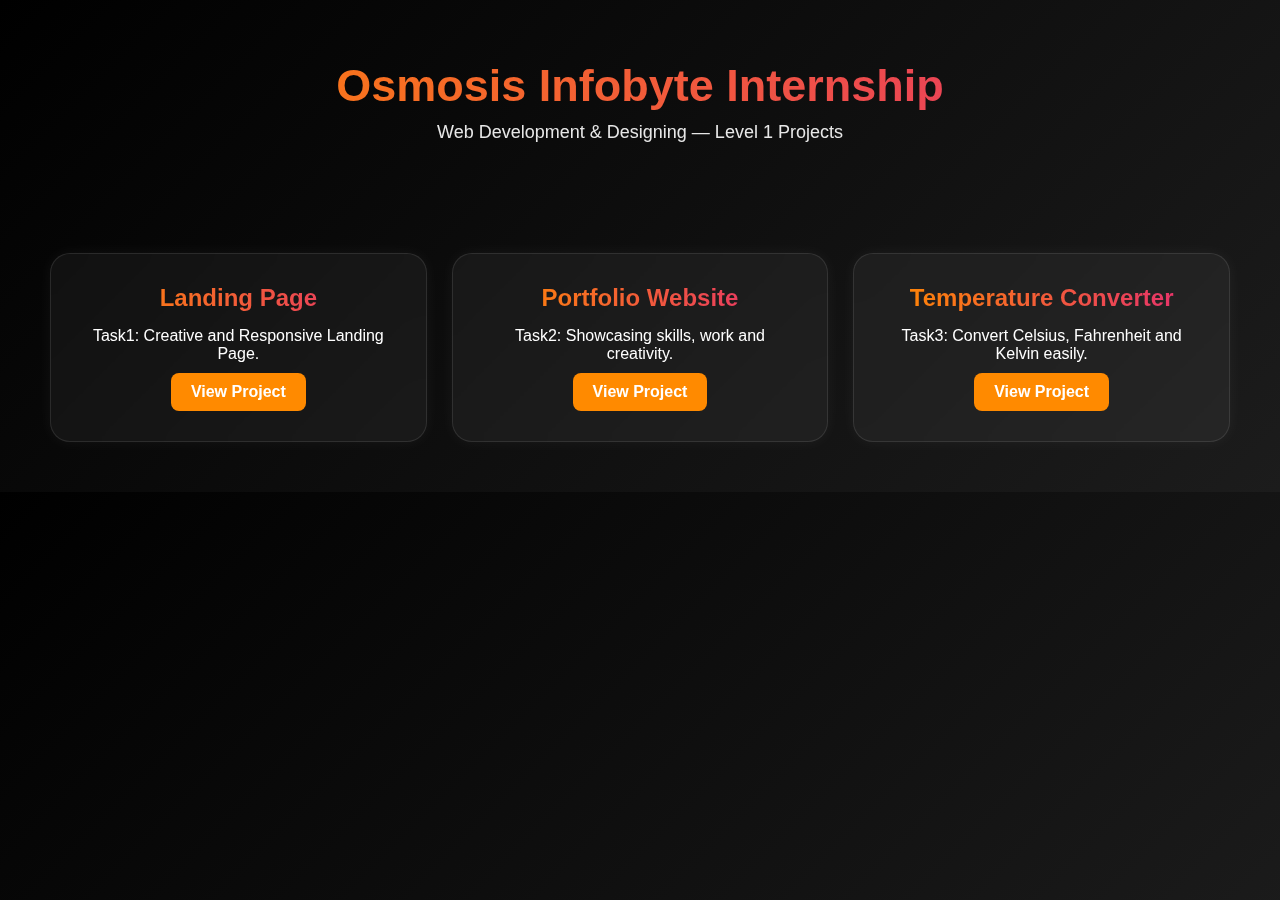
<file: index.html>
<!DOCTYPE html><html lang="en">
<head>
    <meta charset="UTF-8" />
    <meta name="viewport" content="width=device-width, initial-scale=1.0" />
    <title>Osmosis Infobyte - Level 1 Projects</title>
    <style>
    * {
        margin: 0;
        padding: 0;
        box-sizing: border-box;
        font-family: "Poppins", sans-serif;
    }
 body {
        background: linear-gradient(135deg, #000000, #1c1c1c);
        color: #fff;
        overflow-x: hidden;
    }
header {
        text-align: center;
        padding: 60px 20px;
        animation: fadeIn 1.5s ease forwards;
    }
 header h1 {
        font-size: 45px;
        font-weight: 700;
        background: linear-gradient(90deg, #ff8a00, #e52e71);
        -webkit-background-clip: text;
        color: transparent;
    }

    header p {
        margin-top: 10px;
        font-size: 18px;
        opacity: 0.9;
    }
 .projects {
        display: grid;
        grid-template-columns: repeat(auto-fit, minmax(280px, 1fr));
        gap: 25px;
        padding: 50px;
    }
.card {
        background: rgba(255, 255, 255, 0.05);
        padding: 30px;
        border-radius: 20px;
        text-align: center;
        backdrop-filter: blur(10px);
        border: 1px solid rgba(255, 255, 255, 0.1);
        box-shadow: 0 0 15px rgba(255, 255, 255, 0.05);
        cursor: pointer;
        transition: 0.3s ease;
        animation: slideUp 1s ease forwards;
    }
.card:hover {
        transform: scale(1.05) translateY(-5px);
        box-shadow: 0 0 20px rgba(255, 255, 255, 0.2);
    }
.card h2 {
        margin-bottom: 15px;
        background: linear-gradient(90deg, #ff8a00, #e52e71);
        -webkit-background-clip: text;
        color: transparent;
    }
.card a {
        display: inline-block;
        margin-top: 10px;
        padding: 10px 20px;
        background: #ff8a00;
        color: #fff;
        text-decoration: none;
        border-radius: 8px;
        font-weight: 600;
        transition: 0.3s;
    }
 .card a:hover {
        background: #e52e71;
    }
    @keyframes fadeIn {
        from { opacity: 0; transform: translateY(-20px); }
        to { opacity: 1; transform: translateY(0); }
    }

    @keyframes slideUp {
        from { opacity: 0; transform: translateY(30px); }
        to { opacity: 1; transform: translateY(0); }
    }
</style>

</head>
<body><header>
    <h1>Osmosis Infobyte Internship</h1>
    <p>Web Development & Designing — Level 1 Projects</p>
</header>

<section class="projects">

    <div class="card">
        <h2>Landing Page</h2>
        <p>Task1: Creative and Responsive Landing Page.</p>
        <a href="Landing Page/">View Project</a>
    </div>

    <div class="card">
        <h2>Portfolio Website</h2>
        <p>Task2: Showcasing skills, work and creativity.</p>
        <a href="Portfolio/">View Project</a>
    </div>

    <div class="card">
        <h2>Temperature Converter</h2>
        <p>Task3: Convert Celsius, Fahrenheit and Kelvin easily.</p>
        <a href="Temprature Converter/">View Project</a>
    </div>

</section>

</body>
</html>
</file>
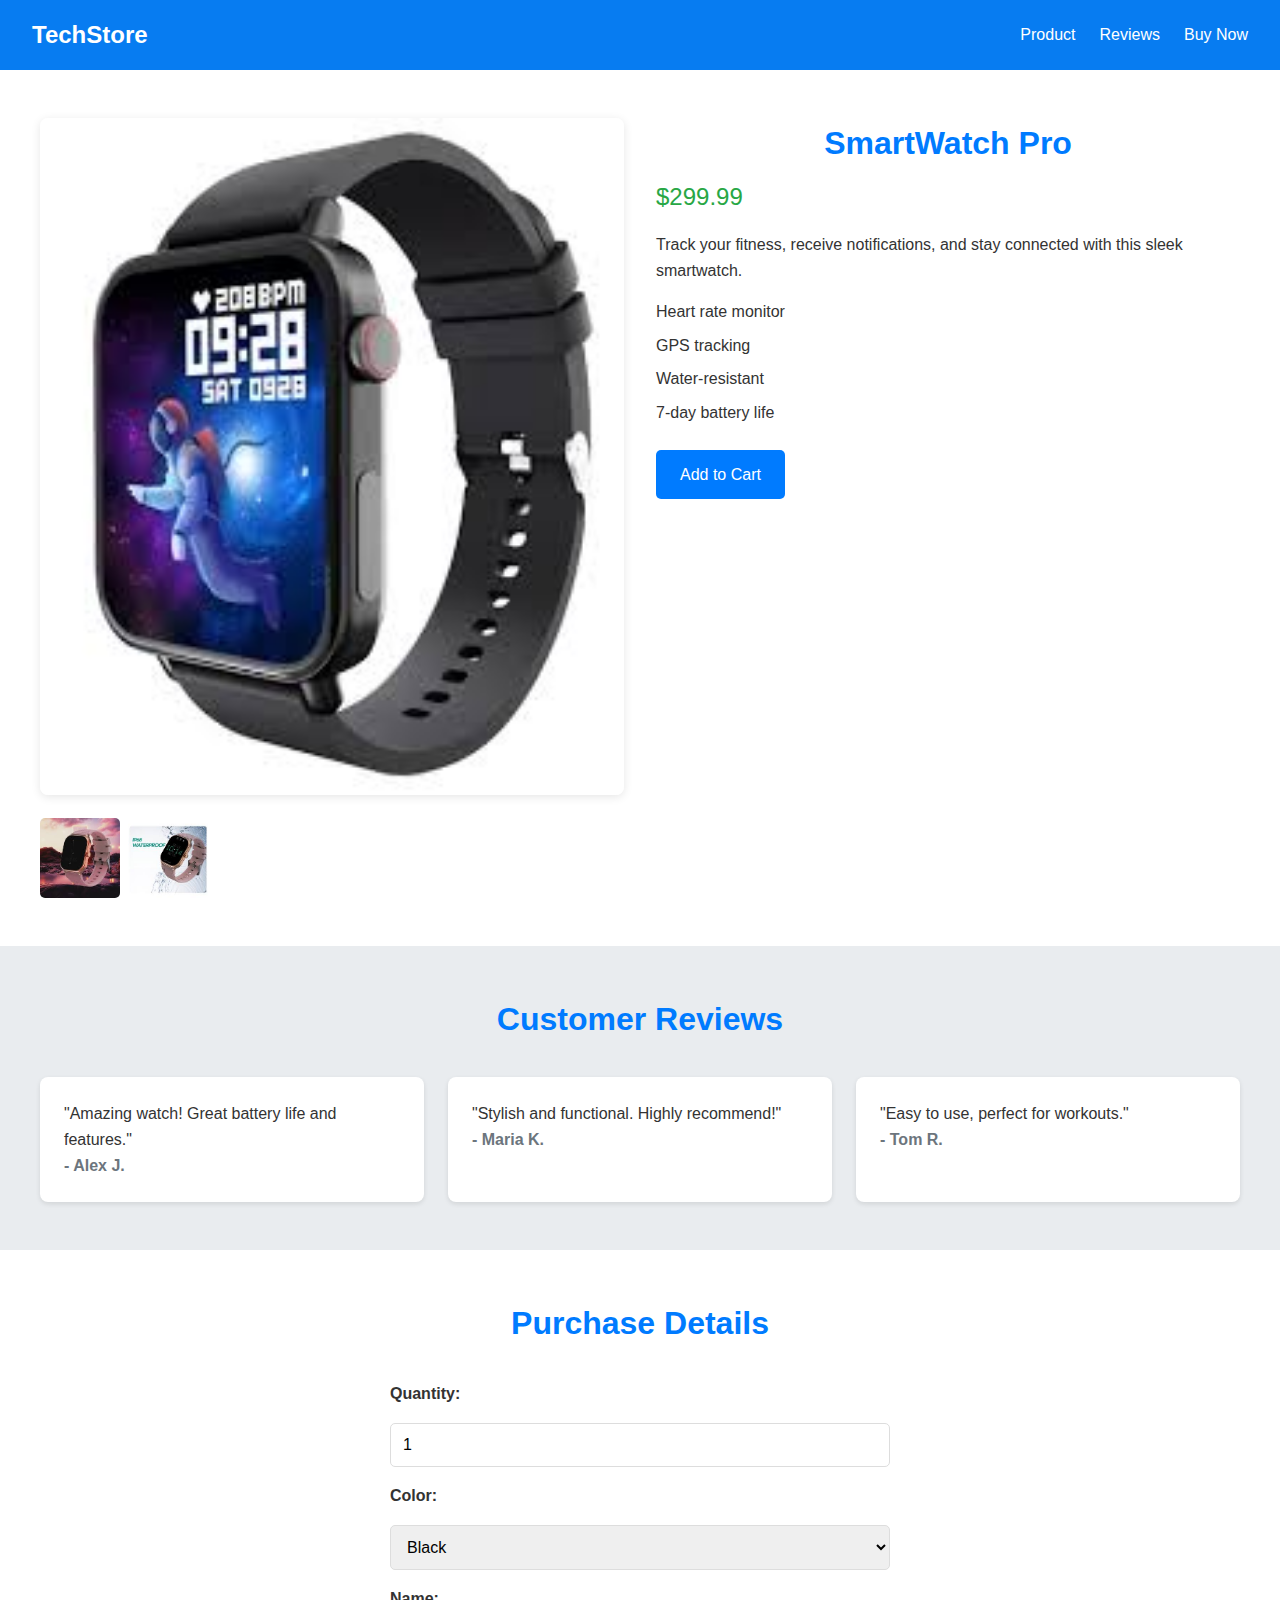
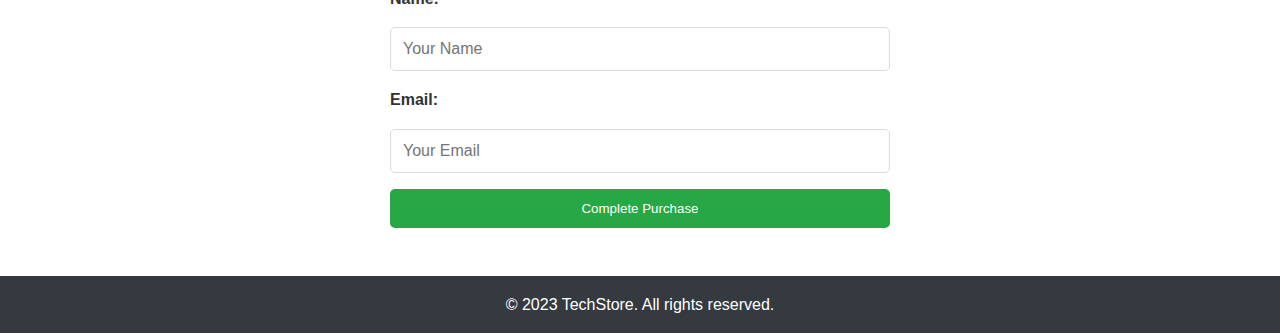
<file: Landing Page/index.html>
<!DOCTYPE html>
<html lang="en">
<head>
    <meta charset="UTF-8">
    <meta name="viewport" content="width=device-width, initial-scale=1.0">
    <title>SmartWatch Pro - E-Commerce</title>
    <link rel="stylesheet" href="style.css">
</head>
<body>
    <header>
        <nav>
            <h1>TechStore</h1>
            <ul>
                <li><a href="#product">Product</a></li>
                <li><a href="#reviews">Reviews</a></li>
                <li><a href="#purchase">Buy Now</a></li>
            </ul>
        </nav>
    </header>

    <section id="product">
        <div class="container">
            <div class="product-hero">
                <div class="product-images">
                    <img src="smartproimg.jpg" alt="SmartWatch Pro" class="main-image"> 
                    <div class="thumbnail-images">
                        <img src="T1.jpg" alt="Thumbnail 1">
                        <img src="T2.jpg" alt="Thumbnail 2">
                    </div>
                </div>
                <div class="product-details">
                    <h2>SmartWatch Pro</h2>
                    <p class="price">$299.99</p>
                    <p class="description">Track your fitness, receive notifications, and stay connected with this sleek smartwatch.</p>
                    <ul class="features">
                        <li>Heart rate monitor</li>
                        <li>GPS tracking</li>
                        <li>Water-resistant</li>
                        <li>7-day battery life</li>
                    </ul>
                    <a href="#purchase" class="buy-button">Add to Cart</a>
                </div>
            </div>
        </div>
    </section>

    <section id="reviews">
        <div class="container">
            <h2>Customer Reviews</h2>
            <div class="reviews-grid">
                <div class="review">
                    <p>"Amazing watch! Great battery life and features."</p>
                    <span>- Alex J.</span>
                </div>
                <div class="review">
                    <p>"Stylish and functional. Highly recommend!"</p>
                    <span>- Maria K.</span>
                </div>
                <div class="review">
                    <p>"Easy to use, perfect for workouts."</p>
                    <span>- Tom R.</span>
                </div>
            </div>
        </div>
    </section>

    <section id="purchase">
        <div class="container">
            <h2>Purchase Details</h2>
            <form action="#" method="post">
                <label for="quantity">Quantity:</label>
                <input type="number" id="quantity" name="quantity" min="1" value="1" required>
                
                <label for="color">Color:</label>
                <select id="color" name="color">
                    <option value="black">Black</option>
                    <option value="silver">Silver</option>
                    <option value="gold">Gold</option>
                </select>
                
                <label for="name">Name:</label>
                <input type="text" id="name" name="name" placeholder="Your Name" required>
                
                <label for="email">Email:</label>
                <input type="email" id="email" name="email" placeholder="Your Email" required>
                
                <button type="submit">Complete Purchase</button>
            </form>
        </div>
    </section>

    <footer>
        <p>&copy; 2023 TechStore. All rights reserved.</p>
    </footer>
</body>
</html>
</file>
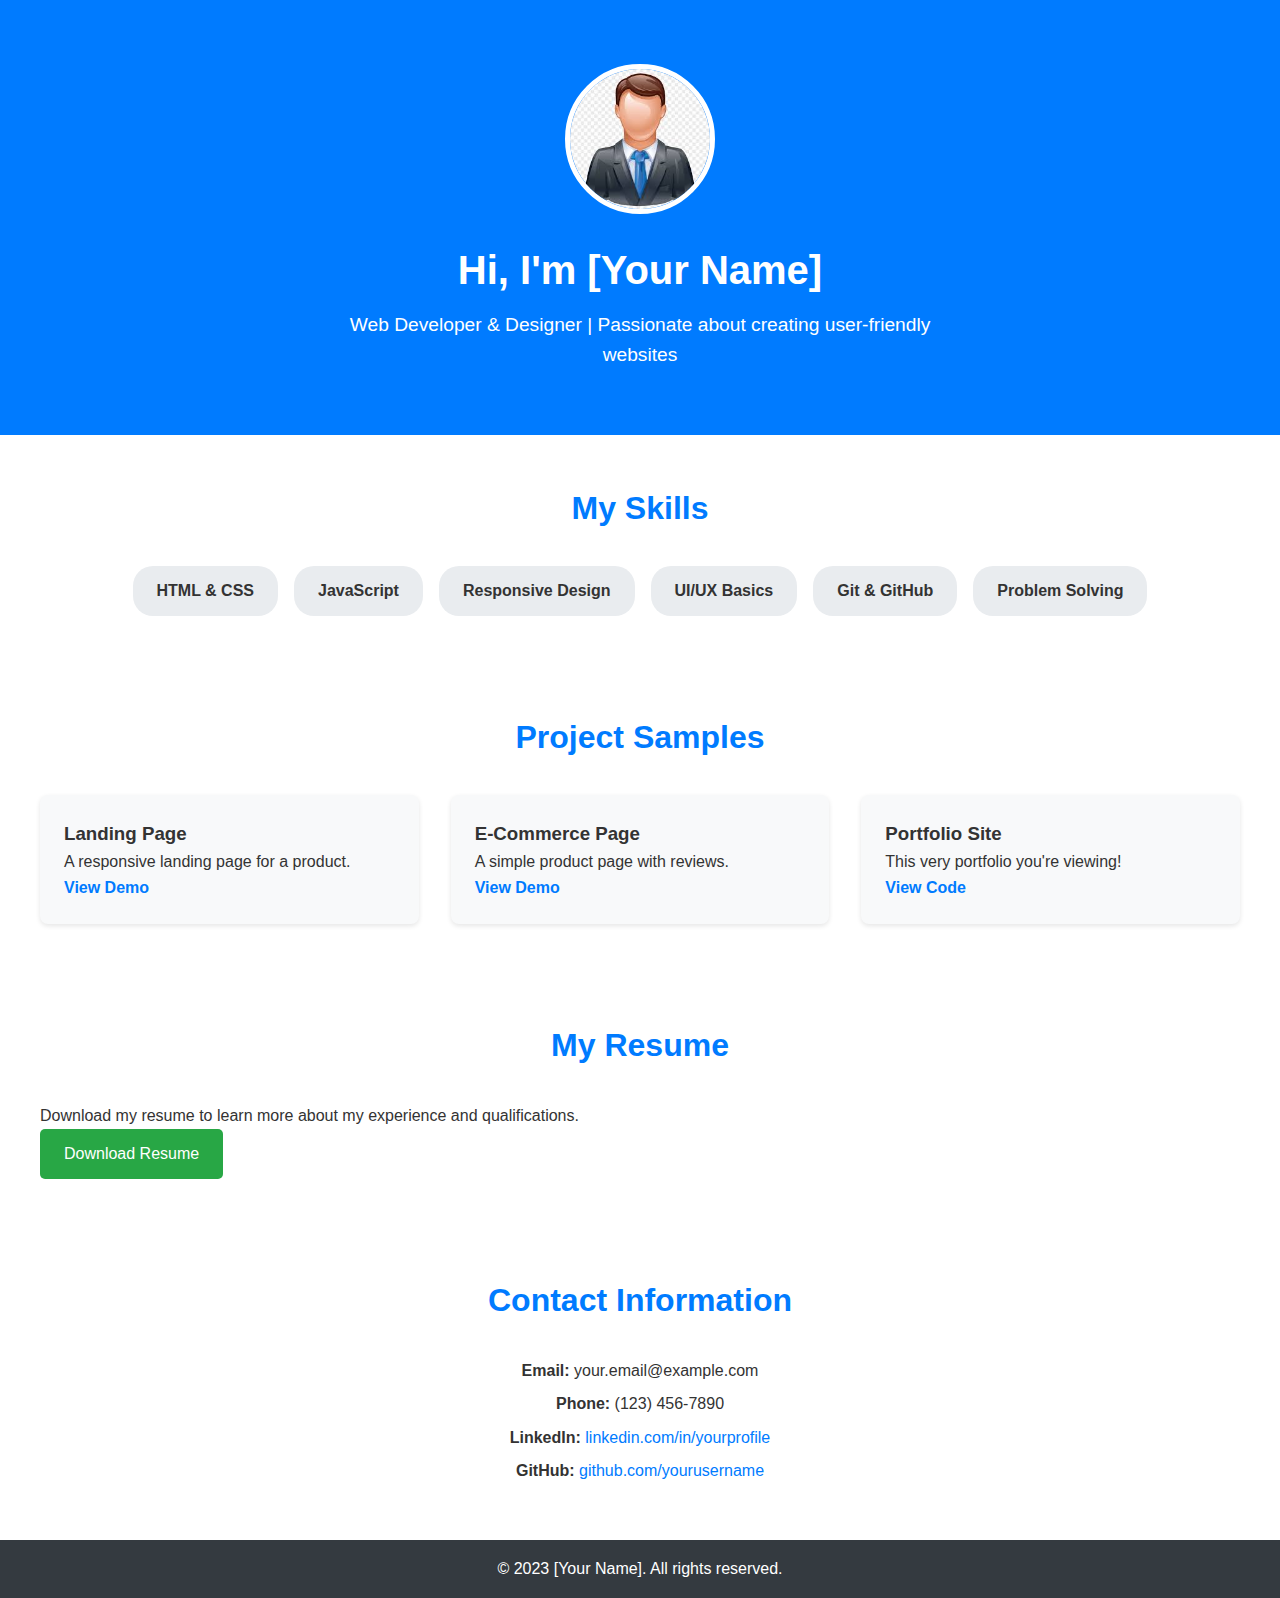
<file: Portfolio/index.html>
<!DOCTYPE html>
<html lang="en">
<head>
    <meta charset="UTF-8">
    <meta name="viewport" content="width=device-width, initial-scale=1.0">
    <title>My Portfolio - [Your Name]</title>
    <link rel="stylesheet" href="styles.css">
</head>
<body>
    <header id="hero">
        <div class="hero-content">
            <img src="1.jpg" alt="Profile Image" class="profile-img"> 
            <h1>Hi, I'm [Your Name]</h1>
            <p>Web Developer & Designer | Passionate about creating user-friendly websites</p>
        </div>
    </header>

    <section id="skills">
        <div class="container">
            <h2>My Skills</h2>
            <div class="skills-list">
                <div class="skill">HTML & CSS</div>
                <div class="skill">JavaScript</div>
                <div class="skill">Responsive Design</div>
                <div class="skill">UI/UX Basics</div>
                <div class="skill">Git & GitHub</div>
                <div class="skill">Problem Solving</div>
            </div>
        </div>
    </section>

    <section id="samples">
        <div class="container">
            <h2>Project Samples</h2>
            <div class="projects-grid">
                <div class="project">
                    <h3>Landing Page</h3>
                    <p>A responsive landing page for a product.</p>
                    <a href="#" class="project-link">View Demo</a>
                </div>
                <div class="project">
                    <h3>E-Commerce Page</h3>
                    <p>A simple product page with reviews.</p>
                    <a href="#" class="project-link">View Demo</a>
                </div>
                <div class="project">
                    <h3>Portfolio Site</h3>
                    <p>This very portfolio you're viewing!</p>
                    <a href="#" class="project-link">View Code</a>
                </div>
            </div>
        </div>
    </section>

    <section id="resume">
        <div class="container">
            <h2>My Resume</h2>
            <p>Download my resume to learn more about my experience and qualifications.</p>
            <a href="resume.pdf" class="download-button" download>Download Resume</a> 
        </div>
    </section>

    <section id="contact">
        <div class="container">
            <h2>Contact Information</h2>
            <div class="contact-details">
                <p><strong>Email:</strong> your.email@example.com</p>
                <p><strong>Phone:</strong> (123) 456-7890</p>
                <p><strong>LinkedIn:</strong> <a href="https://linkedin.com/in/yourprofile">linkedin.com/in/yourprofile</a></p>
                <p><strong>GitHub:</strong> <a href="https://github.com/yourusername">github.com/yourusername</a></p>
            </div>
        </div>
    </section>

    <footer>
        <p>&copy; 2023 [Your Name]. All rights reserved.</p>
    </footer>
</body>
</html>
</file>
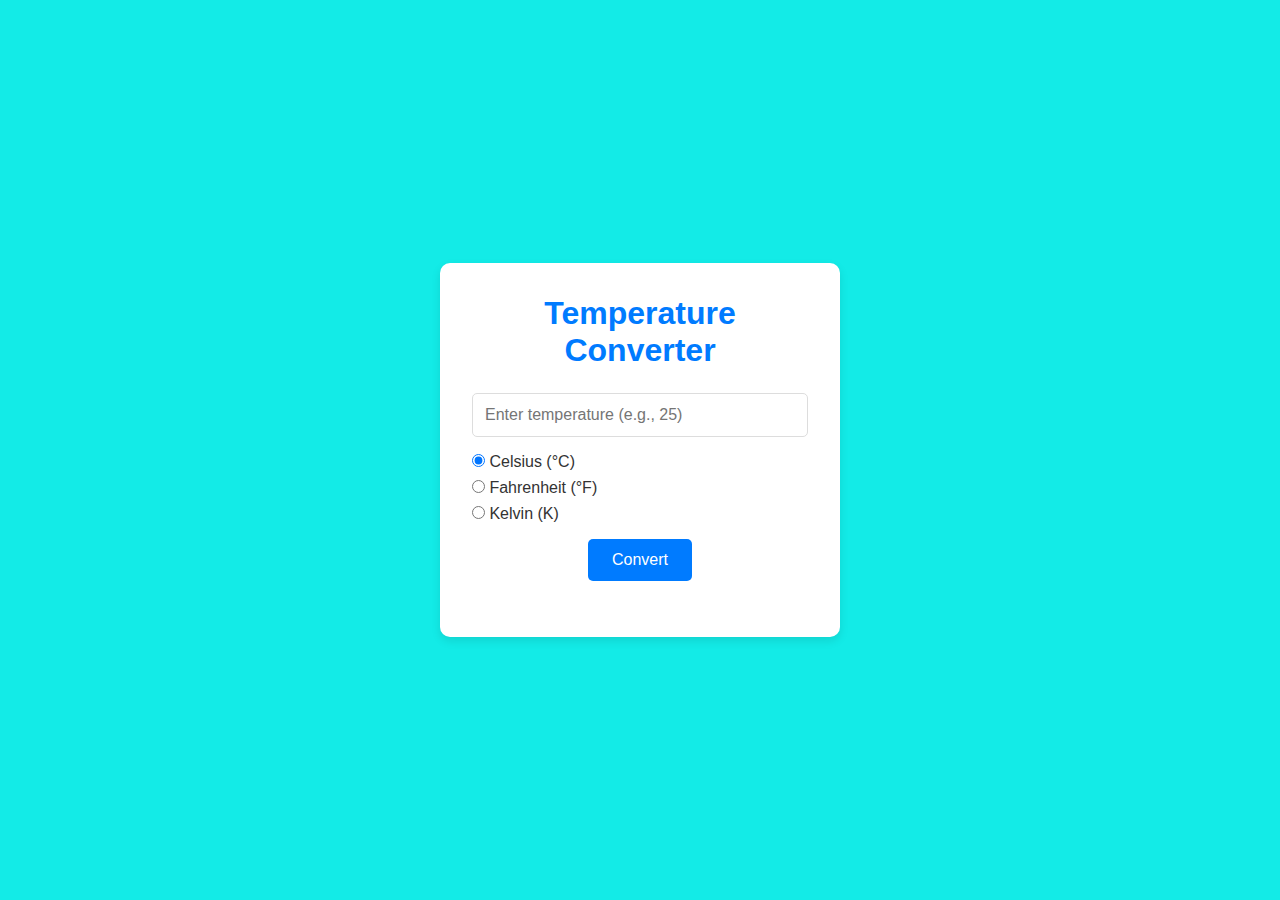
<file: Temprature Converter/index.html>
<!DOCTYPE html>
<html lang="en">
<head>
    <meta charset="UTF-8">
    <meta name="viewport" content="width=device-width, initial-scale=1.0">
    <title>Temperature Converter</title>
    <link rel="stylesheet" href="styles.css">
</head>
<body>
    <div class="container">
        <h1>Temperature Converter</h1>
        <div class="converter">
            <input type="text" id="temp-input" placeholder="Enter temperature (e.g., 25)">
            <div class="units">
                <label><input type="radio" name="unit" value="celsius" checked> Celsius (°C)</label>
                <label><input type="radio" name="unit" value="fahrenheit"> Fahrenheit (°F)</label>
                <label><input type="radio" name="unit" value="kelvin"> Kelvin (K)</label>
            </div>
            <button id="convert-btn">Convert</button>
            <div id="result" class="result"></div>
        </div>
    </div>
    <script src="script.js"></script>
</body>
</html>
</file>
<file: Landing Page/style.css>
* {
    margin: 0;
    padding: 0;
    box-sizing: border-box;
}

body {
    font-family: 'Arial', sans-serif;
    line-height: 1.6;
    color: #333;
    background-color: #f8f9fa;
}


header {
    background-color: #077cf1;
    color: white;
    padding: 1rem 2rem;
    position: sticky;
    top: 0;
    z-index: 100;
}

nav {
    display: flex;
    justify-content: space-between;
    align-items: center;
}

nav h1 {
    font-size: 1.5rem;
}

nav ul {
    list-style: none;
    display: flex;
    gap: 1.5rem;
}

nav a {
    color: white;
    text-decoration: none;
    transition: color 0.3s;
}

nav a:hover {
    color: #ffc107;
}


#product {
    padding: 3rem 2rem;
    background-color: white;
}

.container {
    max-width: 1200px;
    margin: 0 auto;
}

.product-hero {
    display: flex;
    gap: 2rem;
    align-items: flex-start;
    flex-wrap: wrap;
}

.product-images {
    flex: 1;
    min-width: 300px;
}

.main-image {
    width: 100%;
    height: auto;
    border-radius: 8px;
    box-shadow: 0 2px 10px rgba(0,0,0,0.1);
}

.thumbnail-images {
    display: flex;
    gap: 0.5rem;
    margin-top: 1rem;
}

.thumbnail-images img {
    width: 80px;
    height: 80px;
    border-radius: 5px;
    cursor: pointer;
    transition: opacity 0.3s;
}

.thumbnail-images img:hover {
    opacity: 0.7;
}

.product-details {
    flex: 1;
    min-width: 300px;
}

.product-details h2 {
    font-size: 2rem;
    margin-bottom: 0.5rem;
    color: #007bff;
}

.price {
    font-size: 1.5rem;
    color: #28a745;
    margin-bottom: 1rem;
}

.description {
    margin-bottom: 1rem;
}

.features {
    list-style: none;
    margin-bottom: 1.5rem;
}

.features li {
    margin-bottom: 0.5rem;
}

.buy-button {
    display: inline-block;
    background-color: #007bff;
    color: white;
    padding: 0.75rem 1.5rem;
    text-decoration: none;
    border-radius: 5px;
    transition: background-color 0.3s;
}

.buy-button:hover {
    background-color: #0056b3;
}


#reviews {
    padding: 3rem 2rem;
    background-color: #e9ecef;
}

h2 {
    text-align: center;
    margin-bottom: 2rem;
    font-size: 2rem;
    color: #007bff;
}

.reviews-grid {
    display: grid;
    grid-template-columns: repeat(auto-fit, minmax(250px, 1fr));
    gap: 1.5rem;
}

.review {
    background-color: white;
    padding: 1.5rem;
    border-radius: 8px;
    box-shadow: 0 2px 5px rgba(0,0,0,0.1);
}

.review span {
    font-weight: bold;
    color: #6c757d;
}


#purchase {
    padding: 3rem 2rem;
    background-color: white;
}

form {
    max-width: 500px;
    margin: 0 auto;
    display: flex;
    flex-direction: column;
    gap: 1rem;
}

label {
    font-weight: bold;
}

input, select {
    padding: 0.75rem;
    border: 1px solid #ddd;
    border-radius: 5px;
    font-size: 1rem;
}

button {
    background-color: #28a745;
    color: white;
    border: none;
    padding: 0.75rem;
    border-radius: 5px;
    cursor: pointer;
    transition: background-color 0.3s;
}

button:hover {
    background-color: #218838;
}


footer {
    background-color: #343a40;
    color: white;
    text-align: center;
    padding: 1rem;
}


@media (max-width: 768px) {
    .product-hero {
        flex-direction: column;
    }
    nav {
        flex-direction: column;
        gap: 1rem;
    }
    .reviews-grid {
        grid-template-columns: 1fr;
    }
}
</file>
<file: Portfolio/styles.css>
* {
    margin: 0;
    padding: 0;
    box-sizing: border-box;
}

body {
    font-family: 'Arial', sans-serif;
    line-height: 1.6;
    color: #333;
    background-color: #f8f9fa;
}


#hero {
    background-color: #007bff;
    color: white;
    padding: 4rem 2rem;
    text-align: center;
}

.hero-content {
    max-width: 600px;
    margin: 0 auto;
}

.profile-img {
    width: 150px;
    height: 150px;
    border-radius: 50%;
    object-fit: cover;
    margin-bottom: 1rem;
    border: 5px solid white;
}

#hero h1 {
    font-size: 2.5rem;
    margin-bottom: 0.5rem;
}

#hero p {
    font-size: 1.2rem;
}


section {
    padding: 3rem 2rem;
    background-color: white;
}

.container {
    max-width: 1200px;
    margin: 0 auto;
}

h2 {
    text-align: center;
    margin-bottom: 2rem;
    font-size: 2rem;
    color: #007bff;
}


.skills-list {
    display: flex;
    flex-wrap: wrap;
    gap: 1rem;
    justify-content: center;
}

.skill {
    background-color: #e9ecef;
    padding: 0.75rem 1.5rem;
    border-radius: 20px;
    font-weight: bold;
    transition: background-color 0.3s;
}

.skill:hover {
    background-color: #007bff;
    color: white;
}


.projects-grid {
    display: grid;
    grid-template-columns: repeat(auto-fit, minmax(300px, 1fr));
    gap: 2rem;
}

.project {
    background-color: #f8f9fa;
    padding: 1.5rem;
    border-radius: 8px;
    box-shadow: 0 2px 5px rgba(0,0,0,0.1);
    transition: box-shadow 0.3s;
}

.project:hover {
    box-shadow: 0 4px 10px rgba(0,0,0,0.2);
}

.project-link {
    color: #007bff;
    text-decoration: none;
    font-weight: bold;
}


.download-button {
    display: inline-block;
    background-color: #28a745;
    color: white;
    padding: 0.75rem 1.5rem;
    text-decoration: none;
    border-radius: 5px;
    transition: background-color 0.3s;
}

.download-button:hover {
    background-color: #218838;
}


.contact-details {
    text-align: center;
}

.contact-details p {
    margin-bottom: 0.5rem;
}

.contact-details a {
    color: #007bff;
    text-decoration: none;
}


footer {
    background-color: #343a40;
    color: white;
    text-align: center;
    padding: 1rem;
}


@media (max-width: 768px) {
    .skills-list {
        flex-direction: column;
        align-items: center;
    }
    .projects-grid {
        grid-template-columns: 1fr;
    }
    #hero {
        padding: 2rem 1rem;
    }
    .profile-img {
        width: 120px;
        height: 120px;
    }
}
</file>
<file: Temprature Converter/styles.css>
* {
    margin: 0;
    padding: 0;
    box-sizing: border-box;
}

body {
    font-family: 'Arial', sans-serif;
    background-color: #13ebe7;
    display: flex;
    justify-content: center;
    align-items: center;
    min-height: 100vh;
    color: #333;
}

.container {
    background-color: white;
    padding: 2rem;
    border-radius: 10px;
    box-shadow: 0 4px 10px rgba(0,0,0,0.1);
    max-width: 400px;
    width: 100%;
    text-align: center;
}

h1 {
    margin-bottom: 1.5rem;
    color: #007bff;
}

input[type="text"] {
    width: 100%;
    padding: 0.75rem;
    margin-bottom: 1rem;
    border: 1px solid #ddd;
    border-radius: 5px;
    font-size: 1rem;
}
.div{
    background-color: aqua;
}

.units {
    display: flex;
    flex-direction: column;
    gap: 0.5rem;
    margin-bottom: 1rem;
    text-align: left;
}

.units label {
    cursor: pointer;
}

button {
    background-color: #007bff;
    color: white;
    border: none;
    padding: 0.75rem 1.5rem;
    border-radius: 5px;
    cursor: pointer;
    font-size: 1rem;
    transition: background-color 0.3s;
}

button:hover {
    background-color: #0056b3;
}

.result {
    margin-top: 1.5rem;
    font-size: 1.1rem;
    font-weight: bold;
    color: #28a745;
}


@media (max-width: 480px) {
    .container {
       
        padding: 1rem;
    }
    h1 {
        font-size: 1.5rem;
    }
}
</file>
